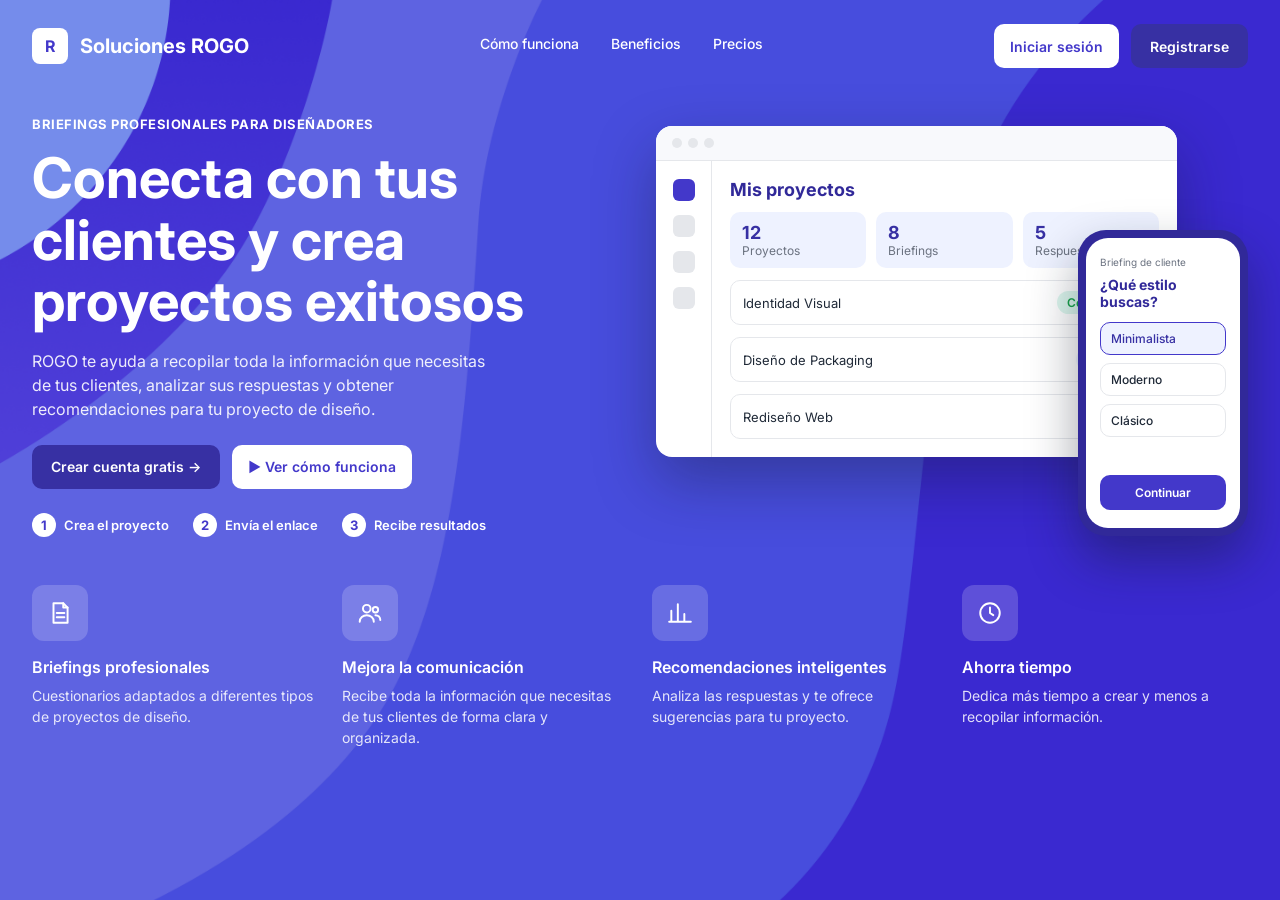
<file: frontend/index.html>
<!DOCTYPE html>
<html lang="es">
<head>
<meta charset="UTF-8">
<meta name="viewport" content="width=device-width, initial-scale=1.0">
<title>Soluciones ROGO · Briefings profesionales para diseñadores</title>
<link rel="preconnect" href="https://fonts.googleapis.com">
<link href="https://fonts.googleapis.com/css2?family=Inter:wght@400;500;600;700&display=swap" rel="stylesheet">
<link rel="stylesheet" href="css/styles.css">
</head>
<body class="landing-page">
<div class="landing">

  <header class="landing-nav">
    <a class="brand" href="index.html">
      <span class="brand-logo">R</span>
      <span class="brand-name">Soluciones ROGO</span>
    </a>
    <nav class="landing-links" aria-label="Principal">
      <a href="#como-funciona">Cómo funciona</a>
      <a href="#beneficios">Beneficios</a>
      <a href="registro.html">Precios</a>
    </nav>
    <div class="landing-actions">
      <a class="btn-light" href="login.html">Iniciar sesión</a>
      <a class="btn-dark" href="registro.html">Registrarse</a>
    </div>
  </header>

  <main>
    <section class="hero" id="como-funciona">
      <div class="hero-copy">
        <p class="eyebrow">Briefings profesionales para diseñadores</p>
        <h1>Conecta con tus clientes y crea proyectos exitosos</h1>
        <p class="hero-text">ROGO te ayuda a recopilar toda la información que necesitas de tus clientes, analizar sus respuestas y obtener recomendaciones para tu proyecto de diseño.</p>
        <div class="hero-actions">
          <a class="btn-dark" href="registro.html">Crear cuenta gratis →</a>
          <a class="btn-light" href="#beneficios">▶ Ver cómo funciona</a>
        </div>
        <ol class="hero-steps">
          <li><span>1</span> Crea el proyecto</li>
          <li><span>2</span> Envía el enlace</li>
          <li><span>3</span> Recibe resultados</li>
        </ol>
      </div>
      <div class="hero-visual" aria-hidden="true">
        <!-- Maqueta dibujada en HTML/CSS. Si se exporta la imagen del Figma, se puede sustituir este bloque por un <img> -->
        <div class="mock-window">
          <div class="mock-bar"><span></span><span></span><span></span></div>
          <div class="mock-body">
            <aside class="mock-side"><i class="on"></i><i></i><i></i><i></i></aside>
            <div class="mock-main">
              <strong>Mis proyectos</strong>
              <div class="mock-stats">
                <div><b>12</b><small>Proyectos</small></div>
                <div><b>8</b><small>Briefings</small></div>
                <div><b>5</b><small>Respuestas</small></div>
              </div>
              <div class="mock-row"><span>Identidad Visual</span><span class="badge badge-completado">Completado</span></div>
              <div class="mock-row"><span>Diseño de Packaging</span><span class="badge badge-enviado">En curso</span></div>
              <div class="mock-row"><span>Rediseño Web</span><span class="badge badge-enviado">Enviado</span></div>
            </div>
          </div>
        </div>
        <div class="mock-phone">
          <div class="mock-screen">
            <small>Briefing de cliente</small>
            <strong>¿Qué estilo buscas?</strong>
            <span class="chip on">Minimalista</span>
            <span class="chip">Moderno</span>
            <span class="chip">Clásico</span>
            <div class="mock-btn">Continuar</div>
          </div>
        </div>
      </div>
    </section>

    <ul class="features" id="beneficios">
      <li class="feature">
        <span class="feature-icon" aria-hidden="true">
          <svg width="26" height="26" viewBox="0 0 24 24" fill="none" stroke="currentColor" stroke-width="1.8" stroke-linecap="round" stroke-linejoin="round"><path d="M6 3h9l4 4v14H6z"/><path d="M15 3v4h4M9 12h7M9 16h7"/></svg>
        </span>
        <h3>Briefings profesionales</h3>
        <p>Cuestionarios adaptados a diferentes tipos de proyectos de diseño.</p>
      </li>
      <li class="feature">
        <span class="feature-icon" aria-hidden="true">
          <svg width="26" height="26" viewBox="0 0 24 24" fill="none" stroke="currentColor" stroke-width="1.8" stroke-linecap="round" stroke-linejoin="round"><circle cx="9" cy="8" r="3.5"/><path d="M2.5 20c0-3.6 3-6 6.5-6s6.5 2.4 6.5 6"/><circle cx="17" cy="9" r="2.5"/><path d="M17 14c2.6 0 4.5 1.8 4.5 4.5"/></svg>
        </span>
        <h3>Mejora la comunicación</h3>
        <p>Recibe toda la información que necesitas de tus clientes de forma clara y organizada.</p>
      </li>
      <li class="feature">
        <span class="feature-icon" aria-hidden="true">
          <svg width="26" height="26" viewBox="0 0 24 24" fill="none" stroke="currentColor" stroke-width="1.8" stroke-linecap="round" stroke-linejoin="round"><path d="M4 20V10M10 20V4M16 20v-7M22 20H2"/></svg>
        </span>
        <h3>Recomendaciones inteligentes</h3>
        <p>Analiza las respuestas y te ofrece sugerencias para tu proyecto.</p>
      </li>
      <li class="feature">
        <span class="feature-icon" aria-hidden="true">
          <svg width="26" height="26" viewBox="0 0 24 24" fill="none" stroke="currentColor" stroke-width="1.8" stroke-linecap="round" stroke-linejoin="round"><circle cx="12" cy="12" r="9"/><path d="M12 7v5l3 2"/></svg>
        </span>
        <h3>Ahorra tiempo</h3>
        <p>Dedica más tiempo a crear y menos a recopilar información.</p>
      </li>
    </ul>
  </main>

</div>
</body>
</html>
</file>
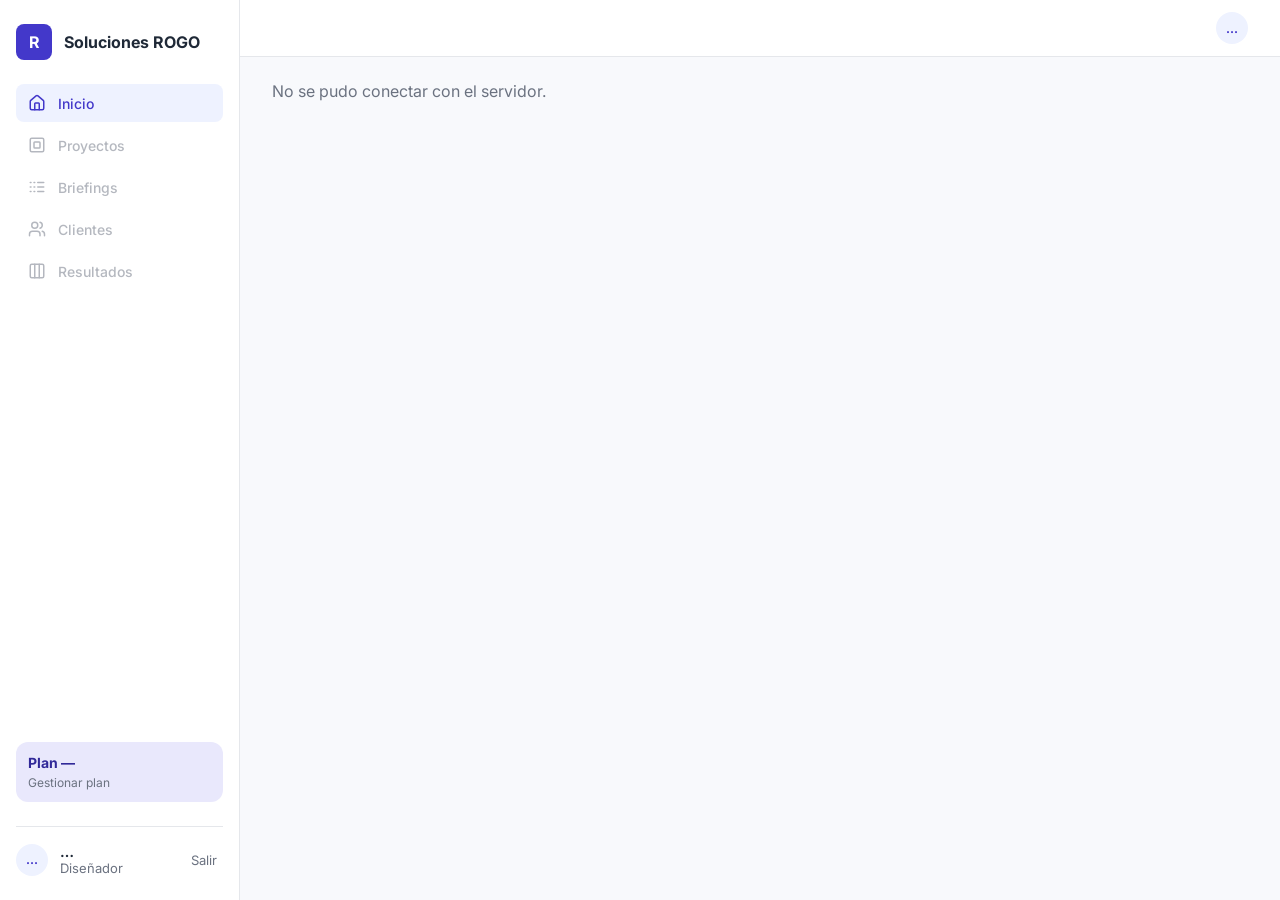
<file: frontend/dashboard.html>
<!DOCTYPE html>
<html lang="es">
<head>
    <meta charset="UTF-8">
    <meta name="viewport" content="width=device-width, initial-scale=1.0">
    <title>ROGO · Panel principal</title>
    <link rel="preconnect" href="https://fonts.googleapis.com">
    <link href="https://fonts.googleapis.com/css2?family=Inter:wght@400;500;600;700&display=swap" rel="stylesheet">
    <link rel="stylesheet" href="css/styles.css">
</head>
<body class="dashboard-page">

    <!-- Menú lateral (común a las dos versiones del panel) -->
    <aside class="sidebar">
        <div class="brand">
            <span class="brand-logo">R</span>
            <span class="brand-name">Soluciones ROGO</span>
        </div>

        <nav aria-label="Navegación principal">
            <a href="dashboard.html" class="nav-link active" aria-current="page"><span class="icon" style="--icon:url('../img/icons/inicio.svg')"></span>Inicio</a>
            <a href="#" class="nav-link disabled" aria-disabled="true"><span class="icon" style="--icon:url('../img/icons/proyectos.svg')"></span>Proyectos</a>
            <a href="#" class="nav-link disabled" aria-disabled="true"><span class="icon" style="--icon:url('../img/icons/briefings.svg')"></span>Briefings</a>
            <a href="#" class="nav-link disabled" aria-disabled="true"><span class="icon" style="--icon:url('../img/icons/clientes.svg')"></span>Clientes</a>
            <a href="#" class="nav-link disabled" aria-disabled="true"><span class="icon" style="--icon:url('../img/icons/resultados.svg')"></span>Resultados</a>
        </nav>

        <div class="plan-card">
            <strong>Plan <span id="user-plan">—</span></strong>
            <span class="plan-link">Gestionar plan</span>
        </div>

        <div class="user-box">
            <span class="avatar" id="user-initials">…</span>
            <div class="user-box-text">
                <strong id="user-name-side">…</strong>
                <span class="muted" id="user-email">Diseñador</span>
            </div>
            <button id="logout" class="logout-btn" title="Cerrar sesión" aria-label="Cerrar sesión">Salir</button>
        </div>
    </aside>

    <div class="dash-main">
        <header class="topbar">
            <span class="muted" id="user-name-top"></span>
            <span class="avatar" id="user-initials-top">…</span>
        </header>

        <main class="content">

            <!-- Pantalla 03A: primer acceso, sin proyectos -->
            <section id="view-empty" hidden>
                <h1>Te damos la bienvenida, <span class="js-name">…</span></h1>
                <p class="muted dash-sub">Empieza creando tu primer proyecto. Te guiamos paso a paso.</p>

                <div class="hero-card">
                    <h2>Crea tu primer proyecto</h2>
                    <p>En menos de 2 minutos tendrás un briefing listo para enviar a tu cliente.</p>
                    <button class="btn-light" disabled title="Próximamente"><span class="icon" style="--icon:url('../img/icons/mas.svg')"></span>Nuevo proyecto</button>
                    <ol class="hero-card-steps">
                        <li><span class="step-num">1</span><div><strong>Crea el proyecto</strong><span>Nombre, tipo y datos de tu cliente</span></div></li>
                        <li><span class="step-num">2</span><div><strong>Envía el enlace</strong><span>Tu cliente responde el briefing</span></div></li>
                        <li><span class="step-num">3</span><div><strong>Recibe recomendaciones</strong><span>Colores, tipografía y estilo visual</span></div></li>
                    </ol>
                </div>

                <h2 class="dash-section">¿Necesitas ayuda?</h2>
                <div class="help-grid">
                    <a class="help-card" href="#"><span class="help-icon"><span class="icon" style="--icon:url('../img/icons/flecha-derecha.svg')"></span></span><div><strong>Cómo funciona ROGO</strong><span>Mira una demo de 1 minuto.</span><em>Ver cómo funciona →</em></div></a>
                    <a class="help-card" href="#"><span class="help-icon"><span class="icon" style="--icon:url('../img/icons/resultados.svg')"></span></span><div><strong>Ejemplo de resultados</strong><span>Así se ven las recomendaciones.</span><em>Ver un ejemplo →</em></div></a>
                    <a class="help-card" href="#"><span class="help-icon"><span class="icon" style="--icon:url('../img/icons/ayuda.svg')"></span></span><div><strong>Centro de ayuda</strong><span>Resuelve tus dudas.</span><em>Ir al centro de ayuda →</em></div></a>
                </div>
            </section>

            <!-- Pantalla 03: panel con proyectos -->
            <section id="view-projects" hidden>
                <div class="dash-head">
                    <div>
                        <h1>Buenos días, <span class="js-name">…</span></h1>
                        <p class="muted dash-sub">Aquí tienes un resumen de la actividad de tus proyectos.</p>
                    </div>
                    <button class="btn-primary" disabled title="Próximamente">+ Nuevo proyecto</button>
                </div>

                <div class="notice" id="notice" hidden>
                    <span class="notice-icon"><span class="icon" style="--icon:url('../img/icons/check.svg')"></span></span>
                    <div><strong id="notice-title"></strong><span>Ya puedes revisar las recomendaciones de diseño.</span></div>
                    <button class="btn-outline" disabled title="Próximamente">Ver resultados</button>
                </div>

                <div class="stat-grid">
                    <article class="stat stat-blue"><span class="stat-icon"><span class="icon" style="--icon:url('../img/icons/proyectos.svg')"></span></span><strong id="stat-activos">0</strong><div><span>Proyectos activos</span><em>Ver proyectos →</em></div></article>
                    <article class="stat stat-purple"><span class="stat-icon"><span class="icon" style="--icon:url('../img/icons/briefings.svg')"></span></span><strong id="stat-pendientes">0</strong><div><span>Briefings pendientes</span><em>Ver briefings →</em></div></article>
                    <article class="stat stat-green"><span class="stat-icon"><span class="icon" style="--icon:url('../img/icons/check.svg')"></span></span><strong id="stat-listos">0</strong><div><span>Resultados listos</span><em>Ver resultados →</em></div></article>
                    <article class="stat stat-orange"><span class="stat-icon"><span class="icon" style="--icon:url('../img/icons/clientes.svg')"></span></span><strong id="stat-clientes">0</strong><div><span>Clientes</span><em>Ver clientes →</em></div></article>
                </div>

                <div class="dash-columns">
                    <section class="panel">
                        <div class="panel-head"><h2>Actividad reciente</h2><a href="#" class="link">Ver todo</a></div>
                        <ul class="activity" id="activity"></ul>
                    </section>
                    <section class="panel">
                        <div class="panel-head"><h2>Mis proyectos recientes</h2><a href="#" class="link">Ver todos</a></div>
                        <ul class="recent" id="recent"></ul>
                    </section>
                </div>

                <h2 class="dash-section">Acciones rápidas</h2>
                <div class="quick-grid">
                    <a class="quick quick-main" href="#"><span class="icon" style="--icon:url('../img/icons/mas.svg')"></span><div><strong>Nuevo proyecto</strong><span>Crea un briefing para un cliente.</span><em>Empezar →</em></div></a>
                    <a class="quick" href="#"><span class="icon" style="--icon:url('../img/icons/proyectos.svg')"></span><div><strong>Ver proyectos</strong><span>Gestiona el estado de cada uno</span><em>Ir a proyectos →</em></div></a>
                    <a class="quick" href="#"><span class="icon" style="--icon:url('../img/icons/briefings.svg')"></span><div><strong>Ver briefings</strong><span>Revisa envíos y respuestas.</span><em>Ir a briefings →</em></div></a>
                </div>
            </section>

            <p class="muted" id="dash-error" hidden></p>
        </main>
    </div>

    <script src="js/dashboard.js"></script>
</body>
</html>
</file>
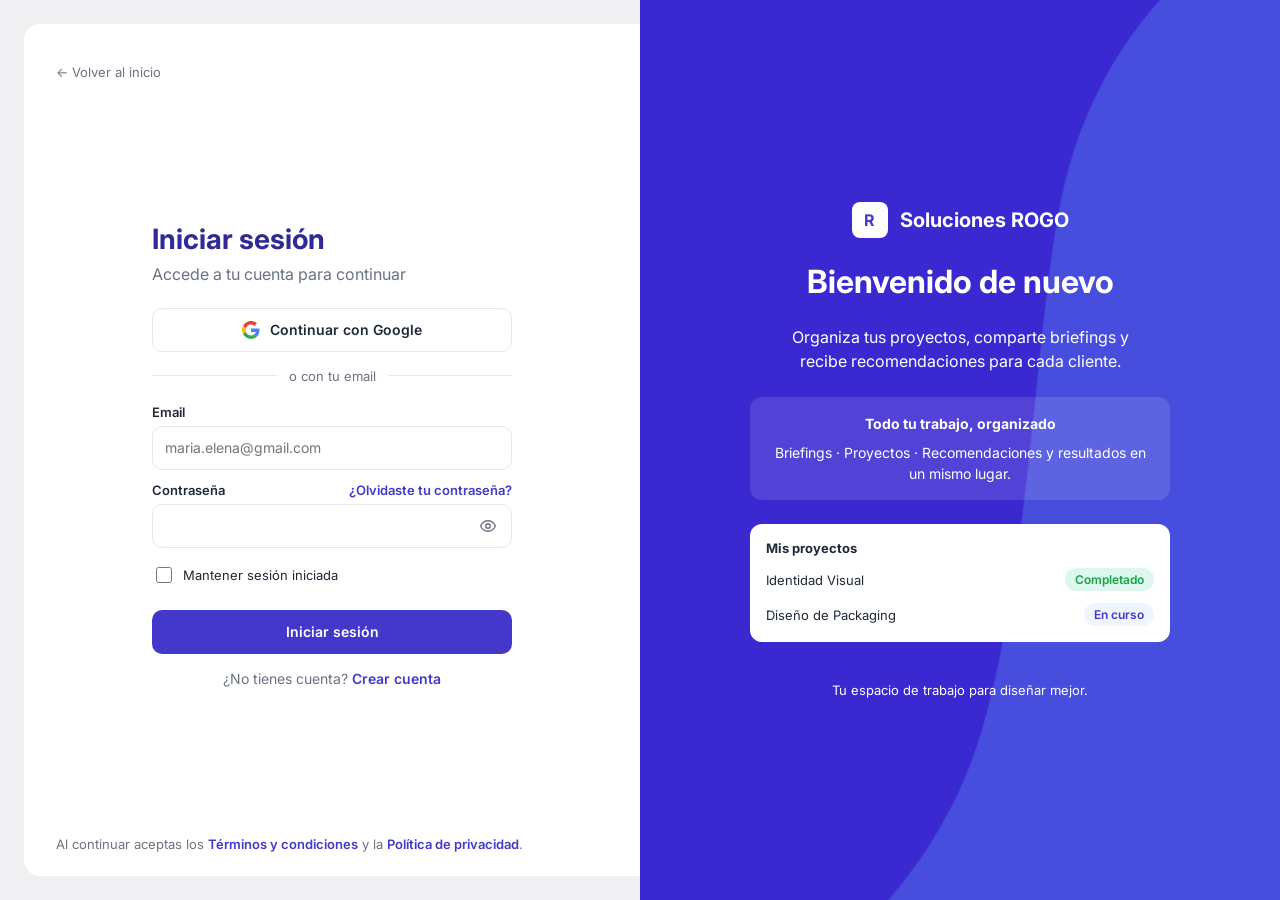
<file: frontend/login.html>
<!DOCTYPE html>
<html lang="es">
<head>
<meta charset="UTF-8">
<meta name="viewport" content="width=device-width, initial-scale=1.0">
<title>ROGO · Iniciar sesión</title>
<link rel="preconnect" href="https://fonts.googleapis.com">
<link href="https://fonts.googleapis.com/css2?family=Inter:wght@400;500;600;700&display=swap" rel="stylesheet">
<link rel="stylesheet" href="css/styles.css">
</head>
<body class="auth-page">
<div class="login-layout">

  <section class="login-side">
    <main class="login-card">
      <a class="back-link" href="index.html">← Volver al inicio</a>

      <div class="auth-form-wrap">
        <h1>Iniciar sesión</h1>
        <p class="muted">Accede a tu cuenta para continuar</p>

        <form id="form-login" class="auth-form" novalidate>
          <div class="alert" role="alert" hidden></div>

          <button type="button" class="btn-secondary btn-google" data-google>
            <svg width="18" height="18" viewBox="0 0 48 48" aria-hidden="true"><path fill="#EA4335" d="M24 9.5c3.5 0 6.6 1.2 9.1 3.6l6.8-6.8C35.8 2.4 30.3 0 24 0 14.6 0 6.5 5.4 2.6 13.2l7.9 6.2C12.4 13.6 17.7 9.5 24 9.5z"/><path fill="#4285F4" d="M46.5 24.5c0-1.6-.1-3.1-.4-4.5H24v9h12.7c-.6 3-2.3 5.5-4.8 7.2l7.6 5.9c4.4-4.1 7-10.1 7-17.6z"/><path fill="#FBBC05" d="M10.5 28.6A14.5 14.5 0 0 1 9.5 24c0-1.6.3-3.1.8-4.6l-7.9-6.2A24 24 0 0 0 0 24c0 3.9.9 7.5 2.6 10.8l7.9-6.2z"/><path fill="#34A853" d="M24 48c6.5 0 11.9-2.1 15.9-5.8l-7.6-5.9c-2.1 1.4-4.9 2.3-8.3 2.3-6.3 0-11.6-4.1-13.5-9.9l-7.9 6.2C6.5 42.6 14.6 48 24 48z"/></svg>
            Continuar con Google
          </button>

          <div class="divider">o con tu email</div>

          <div class="field">
            <label for="login-email">Email</label>
            <input type="email" id="login-email" name="email" placeholder="maria.elena@gmail.com" autocomplete="email" aria-describedby="login-email-error" required>
            <p class="field-error" id="login-email-error" hidden></p>
          </div>

          <div class="field">
            <div class="label-row">
              <label for="login-password">Contraseña</label>
              <a class="link" href="#">¿Olvidaste tu contraseña?</a>
            </div>
            <div class="password-wrap">
              <input type="password" id="login-password" name="contrasena" autocomplete="current-password" aria-describedby="login-password-error" required>
              <button type="button" class="toggle-password" aria-label="Mostrar contraseña">
                <svg width="18" height="18" viewBox="0 0 24 24" fill="none" stroke="currentColor" stroke-width="1.8" stroke-linecap="round" stroke-linejoin="round"><path d="M2 12s3.6-7 10-7 10 7 10 7-3.6 7-10 7S2 12 2 12z"/><circle cx="12" cy="12" r="3"/></svg>
              </button>
            </div>
            <p class="field-error" id="login-password-error" hidden></p>
          </div>

          <label class="check">
            <input type="checkbox" name="recordar"> Mantener sesión iniciada
          </label>

          <button type="submit" class="btn-primary btn-block">Iniciar sesión</button>
        </form>

        <p class="switch-auth">¿No tienes cuenta? <a class="link" href="registro.html">Crear cuenta</a></p>
      </div>

      <p class="legal">Al continuar aceptas los <a class="link" href="#">Términos y condiciones</a> y la <a class="link" href="#">Política de privacidad</a>.</p>
    </main>
  </section>

  <aside class="login-promo">
    <div class="brand"><span class="brand-logo">R</span><span class="brand-name">Soluciones ROGO</span></div>
    <h2>Bienvenido de nuevo</h2>
    <p class="promo-text">Organiza tus proyectos, comparte briefings y recibe recomendaciones para cada cliente.</p>

    <div class="promo-note">
      <strong>Todo tu trabajo, organizado</strong>
      <span>Briefings · Proyectos · Recomendaciones y resultados en un mismo lugar.</span>
    </div>

    <div class="promo-preview" aria-hidden="true">
      <strong>Mis proyectos</strong>
      <div class="promo-row"><span>Identidad Visual</span><span class="badge badge-completado">Completado</span></div>
      <div class="promo-row"><span>Diseño de Packaging</span><span class="badge badge-enviado">En curso</span></div>
    </div>

    <p class="promo-footer">Tu espacio de trabajo para diseñar mejor.</p>
  </aside>

</div>

<script src="js/auth.js"></script>
</body>
</html>
</file>
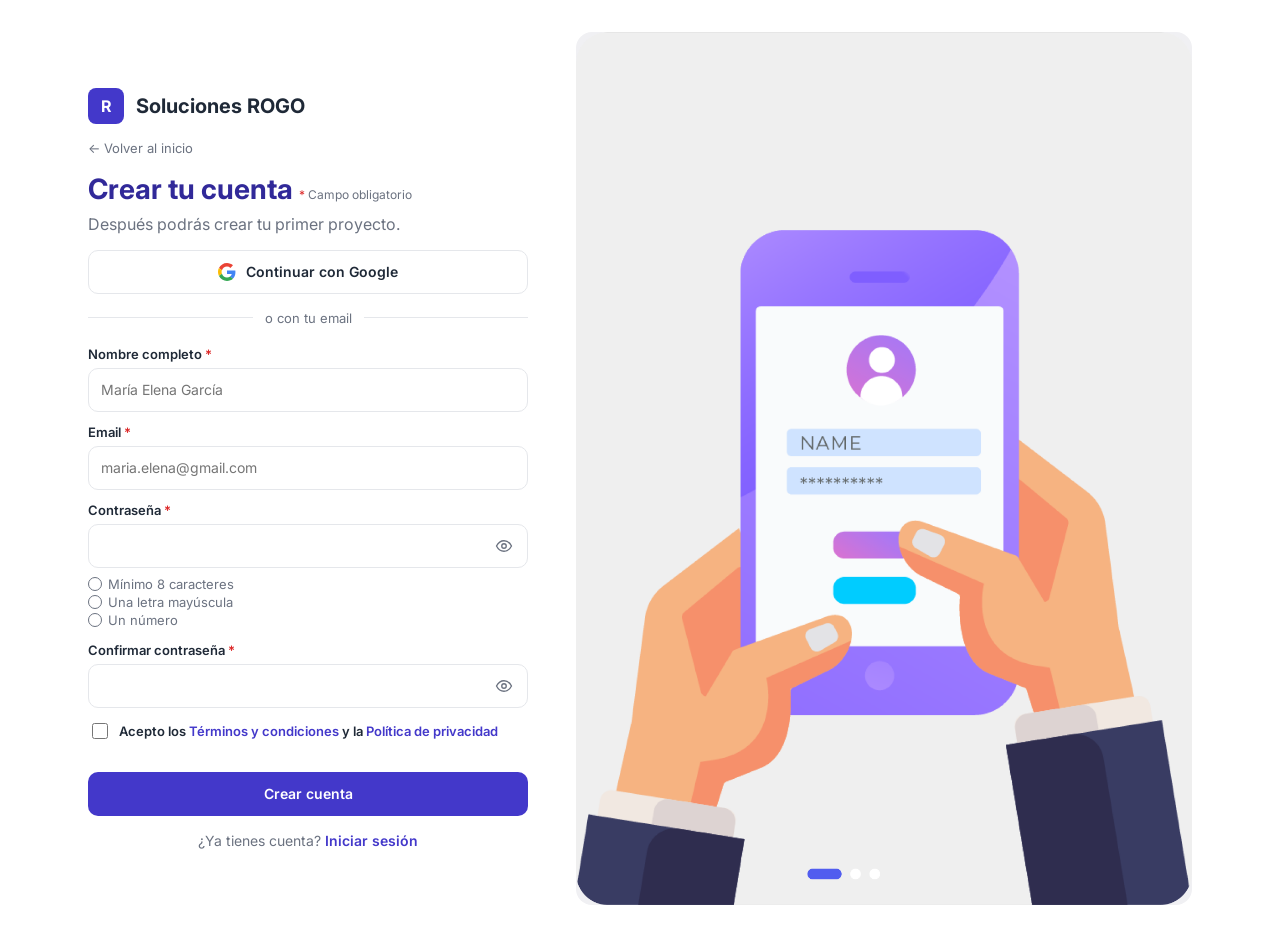
<file: frontend/registro.html>
<!DOCTYPE html>
<html lang="es">
<head>
<meta charset="UTF-8">
<meta name="viewport" content="width=device-width, initial-scale=1.0">
<title>ROGO · Crear cuenta</title>
<link rel="preconnect" href="https://fonts.googleapis.com">
<link href="https://fonts.googleapis.com/css2?family=Inter:wght@400;500;600;700&display=swap" rel="stylesheet">
<link rel="stylesheet" href="css/styles.css">
</head>
<body class="auth-page">
<div class="register-layout">

  <main class="register-card">
    <div class="brand"><span class="brand-logo">R</span><span class="brand-name">Soluciones ROGO</span></div>
    <a class="back-link" href="index.html">← Volver al inicio</a>

    <h1>Crear tu cuenta <small class="required-note"><span class="required">*</span> Campo obligatorio</small></h1>
    <p class="muted">Después podrás crear tu primer proyecto.</p>

    <form id="form-register" class="auth-form" novalidate>
      <div class="alert" role="alert" hidden></div>

      <button type="button" class="btn-secondary btn-google" data-google>
        <svg width="18" height="18" viewBox="0 0 48 48" aria-hidden="true"><path fill="#EA4335" d="M24 9.5c3.5 0 6.6 1.2 9.1 3.6l6.8-6.8C35.8 2.4 30.3 0 24 0 14.6 0 6.5 5.4 2.6 13.2l7.9 6.2C12.4 13.6 17.7 9.5 24 9.5z"/><path fill="#4285F4" d="M46.5 24.5c0-1.6-.1-3.1-.4-4.5H24v9h12.7c-.6 3-2.3 5.5-4.8 7.2l7.6 5.9c4.4-4.1 7-10.1 7-17.6z"/><path fill="#FBBC05" d="M10.5 28.6A14.5 14.5 0 0 1 9.5 24c0-1.6.3-3.1.8-4.6l-7.9-6.2A24 24 0 0 0 0 24c0 3.9.9 7.5 2.6 10.8l7.9-6.2z"/><path fill="#34A853" d="M24 48c6.5 0 11.9-2.1 15.9-5.8l-7.6-5.9c-2.1 1.4-4.9 2.3-8.3 2.3-6.3 0-11.6-4.1-13.5-9.9l-7.9 6.2C6.5 42.6 14.6 48 24 48z"/></svg>
        Continuar con Google
      </button>

      <div class="divider">o con tu email</div>

      <div class="field">
        <label for="register-name">Nombre completo <span class="required">*</span></label>
        <input type="text" id="register-name" name="nombre" placeholder="María Elena García" autocomplete="name" aria-describedby="register-name-error" required>
        <p class="field-error" id="register-name-error" hidden></p>
      </div>

      <div class="field">
        <label for="register-email">Email <span class="required">*</span></label>
        <input type="email" id="register-email" name="email" placeholder="maria.elena@gmail.com" autocomplete="email" aria-describedby="register-email-error" required>
        <p class="field-error" id="register-email-error" hidden></p>
      </div>

      <div class="field">
        <label for="register-password">Contraseña <span class="required">*</span></label>
        <div class="password-wrap">
          <input type="password" id="register-password" name="contrasena" autocomplete="new-password" aria-describedby="register-password-error" required>
          <button type="button" class="toggle-password" aria-label="Mostrar contraseña">
            <svg width="18" height="18" viewBox="0 0 24 24" fill="none" stroke="currentColor" stroke-width="1.8" stroke-linecap="round" stroke-linejoin="round"><path d="M2 12s3.6-7 10-7 10 7 10 7-3.6 7-10 7S2 12 2 12z"/><circle cx="12" cy="12" r="3"/></svg>
          </button>
        </div>
        <ul class="password-rules" id="password-rules">
          <li data-rule="length">Mínimo 8 caracteres</li>
          <li data-rule="upper">Una letra mayúscula</li>
          <li data-rule="number">Un número</li>
        </ul>
        <p class="field-error" id="register-password-error" hidden></p>
      </div>

      <div class="field">
        <label for="register-password2">Confirmar contraseña <span class="required">*</span></label>
        <div class="password-wrap">
          <input type="password" id="register-password2" autocomplete="new-password" aria-describedby="register-password2-error" required>
          <button type="button" class="toggle-password" aria-label="Mostrar contraseña">
            <svg width="18" height="18" viewBox="0 0 24 24" fill="none" stroke="currentColor" stroke-width="1.8" stroke-linecap="round" stroke-linejoin="round"><path d="M2 12s3.6-7 10-7 10 7 10 7-3.6 7-10 7S2 12 2 12z"/><circle cx="12" cy="12" r="3"/></svg>
          </button>
        </div>
        <p class="field-error" id="register-password2-error" hidden></p>
      </div>

      <div class="field">
        <label class="check">
          <input type="checkbox" id="register-terms" aria-describedby="register-terms-error" required>
          <span>Acepto los <a class="link" href="#">Términos y condiciones</a> y la <a class="link" href="#">Política de privacidad</a></span>
        </label>
        <p class="field-error" id="register-terms-error" hidden></p>
      </div>

      <button type="submit" class="btn-primary btn-block">Crear cuenta</button>
    </form>

    <p class="switch-auth">¿Ya tienes cuenta? <a class="link" href="login.html">Iniciar sesión</a></p>
  </main>

  <aside class="register-art" aria-hidden="true">
    <img src="img/fondo-registro.png" alt="">
  </aside>

</div>

<script src="js/auth.js"></script>
</body>
</html>
</file>
<file: frontend/css/styles.css>
/* Estilos generales de ROGO (colores y tipografía del prototipo de Figma).
   Todos los valores están en las variables de :root; ver docs/guia-estilos.md */
:root {
    /* ----- Colores principales ----- */
    --primary: #4338CA;          /* Botones, enlaces y elementos activos */
    --primary-dark: #3730A3;     /* Hover de los botones principales */
    --primary-light: #EEF2FF;    /* Fondo del menú activo y de los avatares */
    --primary-soft: #E9E8FC;     /* Avisos destacados y tarjeta del plan */
    --accent: #6366F1;           /* Detalles sobre fondo morado */
    --on-primary: #FFFFFF;       /* Texto sobre fondo morado */

    /* ----- Fondos y texto ----- */
    --bg: #F8F9FC;               /* Fondo general de la aplicación */
    --surface: #FFFFFF;          /* Tarjetas, menú lateral y formularios */
    --heading: #312999;          /* Título principal de cada pantalla */
    --text: #1F2937;             /* Texto normal */
    --muted: #6B7280;            /* Texto secundario y descripciones */
    --border: #E5E7EB;           /* Bordes y separadores */
    --panel-gray: #F0F0F3;       /* Fondo gris de las pantallas de acceso */

    /* ----- Estados ----- */
    --success: #16A34A;
    --success-light: #DDF7EE;
    --error: #DC2626;
    --error-light: #FEF2F2;
    --error-border: #FECACA;
    --warning: #EA580C;
    --warning-light: #FFF7ED;
    --info-light: #EFF6FF;
    --purple: #7E22CE;
    --purple-light: #F3E8FF;

    /* ----- Fondos de las tarjetas de resumen del panel ----- */
    --card-blue: #EFF6FF;
    --card-purple: #F5F3FF;
    --card-green: #ECFDF5;
    --card-orange: #FFF7ED;

    /* ----- Tipografía ----- */
    --font: 'Inter', system-ui, sans-serif;
    --fs-h1: 1.75rem;            /* 28px - título de la pantalla */
    --fs-stat: 1.875rem;         /* 30px - números de las tarjetas de resumen */
    --fs-h2: 1.125rem;           /* 18px - título de tarjeta o sección */
    --fs-h3: 0.9375rem;          /* 15px - título de un elemento de lista */
    --fs-body: 1rem;             /* 16px - texto normal */
    --fs-small: 0.875rem;        /* 14px - botones, campos y menú */
    --fs-caption: 0.8125rem;     /* 13px - fechas y datos secundarios */
    --fs-badge: 0.75rem;         /* 12px - etiquetas de estado */
    --fw-regular: 400;
    --fw-medium: 500;
    --fw-semibold: 600;
    --fw-bold: 700;

    /* ----- Espaciados ----- */
    --space-1: 4px;
    --space-2: 8px;
    --space-3: 12px;
    --space-4: 16px;
    --space-5: 24px;
    --space-6: 32px;
    --space-7: 48px;

    /* ----- Bordes ----- */
    --radius-sm: 8px;            /* Menú lateral, pestañas y logo */
    --radius: 10px;              /* Botones y campos */
    --radius-md: 12px;           /* Tarjetas */
    --radius-lg: 16px;           /* Tarjeta de acceso y ventanas */
    --radius-full: 999px;        /* Etiquetas de estado y avatares */

    /* ----- Sombras ----- */
    --shadow-sm: 0 1px 3px rgba(17, 24, 39, 0.1);
    --shadow-md: 0 10px 30px rgba(17, 24, 39, 0.06);

    /* ----- Medidas fijas ----- */
    --sidebar-width: 240px;
    --control-height: 44px;      /* Altura de botones y campos */
}

* {
    box-sizing: border-box;
}

[hidden] {
    display: none !important;
}

body {
    margin: 0;
    font-family: var(--font);
    font-size: var(--fs-body);
    background: var(--bg);
    color: var(--text);
}

h1, h2, h3 {
    margin: 0 0 var(--space-2);
}

h1 {
    font-size: var(--fs-h1);
    font-weight: var(--fw-bold);
    color: var(--heading);
}

h2 {
    font-size: var(--fs-h2);
    font-weight: var(--fw-semibold);
}

h3 {
    font-size: var(--fs-h3);
    font-weight: var(--fw-semibold);
}

.muted {
    color: var(--muted);
    margin: 0;
}

/* ---------- Marca ---------- */
.brand {
    display: flex;
    align-items: center;
    gap: var(--space-3);
}

.brand-logo {
    display: grid;
    place-items: center;
    width: 36px;
    height: 36px;
    border-radius: var(--radius-sm);
    background: var(--primary);
    color: var(--on-primary);
    font-weight: var(--fw-bold);
}

.brand-name {
    font-weight: var(--fw-bold);
    font-size: 1.25rem;
}

/* ---------- Botones ---------- */
.btn-primary, .btn-secondary {
    font: inherit;
    font-size: var(--fs-small);
    font-weight: var(--fw-semibold);
    min-height: var(--control-height);
    border-radius: var(--radius);
    padding: var(--space-3) 18px;
    cursor: pointer;
    border: 1px solid transparent;
}

.btn-primary {
    background: var(--primary);
    color: var(--on-primary);
}

.btn-primary:hover:not(:disabled) {
    background: var(--primary-dark);
}

.btn-primary:disabled {
    opacity: 0.6;
    cursor: not-allowed;
}

.btn-secondary {
    background: transparent;
    color: var(--muted);
    border-color: var(--border);
}

.btn-secondary:hover {
    color: var(--text);
}

/* ---------- Botones como enlaces y variantes (landing y acceso) ---------- */
.btn-primary, .btn-secondary, .btn-light, .btn-dark {
    display: inline-flex;
    align-items: center;
    justify-content: center;
    gap: var(--space-2);
    text-decoration: none;
}

.btn-light, .btn-dark {
    font: inherit;
    font-size: var(--fs-small);
    font-weight: var(--fw-semibold);
    min-height: var(--control-height);
    border-radius: var(--radius);
    padding: var(--space-3) 18px;
    cursor: pointer;
    border: 1px solid transparent;
}

.btn-light:hover {
    background: var(--primary-light);
}

.btn-dark {
    background: var(--primary-dark);
    color: var(--on-primary);
}

.btn-dark:hover {
    background: var(--heading);
}

.btn-block {
    width: 100%;
}

.btn-secondary.btn-google {
    width: 100%;
    background: var(--surface);
    color: var(--text);
    gap: 10px;
}

.btn-secondary.btn-google:hover {
    background: var(--bg);
}

/* ---------- Landing (pantalla 00) ---------- */
.landing-nav {
    display: flex;
    align-items: center;
    justify-content: space-between;
    gap: var(--space-5);
}

.landing-nav .brand {
    color: var(--on-primary);
    text-decoration: none;
}

.landing-page .brand-logo {
    background: var(--surface);
    color: var(--primary);
}

.landing-links {
    display: flex;
    gap: var(--space-6);
}

.landing-links a {
    color: var(--on-primary);
    text-decoration: none;
    font-size: var(--fs-small);
    font-weight: var(--fw-medium);
    padding-bottom: var(--space-1);
    border-bottom: 2px solid transparent;
}

.landing-links a:hover {
    border-bottom-color: var(--on-primary);
}

.landing-actions {
    display: flex;
    gap: var(--space-3);
}

.hero {
    display: grid;
    grid-template-columns: 1fr 1fr;
    align-items: center;
    gap: var(--space-6);
    padding: var(--space-7) 0;
}

.eyebrow {
    margin: 0 0 var(--space-4);
    font-size: var(--fs-caption);
    font-weight: var(--fw-bold);
    letter-spacing: 0.04em;
    text-transform: uppercase;
}

.hero h1 {
    color: var(--on-primary);
    font-size: clamp(2rem, 4.5vw, 3.5rem);
    line-height: 1.1;
    margin-bottom: var(--space-4);
}

.hero-text {
    max-width: 460px;
    margin: 0 0 var(--space-5);
    line-height: 1.5;
    color: rgba(255, 255, 255, 0.9);
}

.hero-actions {
    display: flex;
    flex-wrap: wrap;
    gap: var(--space-3);
    margin-bottom: var(--space-5);
}

.hero-steps {
    display: flex;
    flex-wrap: wrap;
    gap: var(--space-5);
    margin: 0;
    padding: 0;
    list-style: none;
    font-size: var(--fs-caption);
    font-weight: var(--fw-semibold);
}

.hero-steps li {
    display: flex;
    align-items: center;
    gap: var(--space-2);
}

.hero-steps span {
    display: grid;
    place-items: center;
    width: 24px;
    height: 24px;
    border-radius: var(--radius-full);
    background: var(--surface);
    color: var(--primary);
    font-weight: var(--fw-bold);
}

.features {
    display: grid;
    grid-template-columns: repeat(4, 1fr);
    gap: var(--space-5);
    margin: 0;
    padding: 0;
    list-style: none;
}

.feature-icon {
    display: grid;
    place-items: center;
    width: 56px;
    height: 56px;
    margin-bottom: var(--space-4);
    border-radius: var(--radius-md);
    background: rgba(255, 255, 255, 0.18);
}

.feature h3 {
    color: var(--on-primary);
    font-size: var(--fs-body);
}

.feature p {
    margin: 0;
    font-size: var(--fs-small);
    line-height: 1.5;
    color: rgba(255, 255, 255, 0.85);
}

/* ---------- Formularios de acceso (pantallas 01 y 02) ---------- */
.auth-page {
    min-height: 100vh;
    background: var(--surface);
}

.back-link {
    display: inline-block;
    margin: var(--space-4) 0;
    color: var(--muted);
    font-size: var(--fs-caption);
    text-decoration: none;
}

.back-link:hover {
    color: var(--text);
}

.required, .required-note .required {
    color: var(--error);
}

.required-note {
    font-size: var(--fs-badge);
    font-weight: var(--fw-regular);
    color: var(--muted);
}

.auth-form {
    display: flex;
    flex-direction: column;
    margin-top: var(--space-5);
}

.field {
    display: flex;
    flex-direction: column;
    margin-top: var(--space-3);
}

.field > label, .label-row label {
    font-size: var(--fs-caption);
    font-weight: var(--fw-semibold);
    margin: 0 0 6px;
}

.label-row {
    display: flex;
    justify-content: space-between;
    align-items: baseline;
}

.field input[type="text"], .field input[type="email"], .field input[type="password"] {
    width: 100%;
    font: inherit;
    font-size: var(--fs-small);
    min-height: var(--control-height);
    padding: var(--space-3);
    background: var(--surface);
    border: 1px solid var(--border);
    border-radius: var(--radius);
}

.field input:focus {
    outline: 2px solid var(--primary);
    outline-offset: -1px;
}

.field input.invalid {
    border-color: var(--error);
    background: var(--error-light);
}

.field-error {
    margin: var(--space-1) 0 0;
    color: var(--error);
    font-size: var(--fs-caption);
}

.password-wrap {
    position: relative;
}

.password-wrap input {
    padding-right: 48px;
}

.toggle-password {
    position: absolute;
    top: 50%;
    right: var(--space-2);
    transform: translateY(-50%);
    display: grid;
    place-items: center;
    width: 32px;
    height: 32px;
    border: 0;
    background: transparent;
    color: var(--muted);
    cursor: pointer;
}

.toggle-password:hover {
    color: var(--text);
}

.password-rules {
    margin: var(--space-2) 0 0;
    padding: 0;
    list-style: none;
    font-size: var(--fs-caption);
    color: var(--muted);
}

.password-rules li {
    display: flex;
    align-items: center;
    gap: 6px;
    margin-bottom: 2px;
}

.password-rules li::before {
    content: "";
    flex: none;
    width: 12px;
    height: 12px;
    border: 1px solid var(--muted);
    border-radius: var(--radius-full);
}

.password-rules li.ok {
    color: var(--success);
}

.password-rules li.ok::before {
    background: var(--success);
    border-color: var(--success);
}

.check {
    display: flex;
    align-items: center;
    gap: var(--space-2);
    margin-top: var(--space-4);
    font-size: var(--fs-caption);
    cursor: pointer;
}

.check input {
    width: 16px;
    height: 16px;
    flex: none;
    accent-color: var(--primary);
}

.auth-form .btn-primary {
    margin-top: var(--space-5);
}

.divider {
    display: flex;
    align-items: center;
    gap: var(--space-3);
    margin: var(--space-4) 0 var(--space-2);
    color: var(--muted);
    font-size: var(--fs-caption);
}

.divider::before, .divider::after {
    content: "";
    flex: 1;
    height: 1px;
    background: var(--border);
}

.link {
    color: var(--primary);
    font-size: inherit;
    font-weight: var(--fw-semibold);
    text-decoration: none;
}

.link:hover {
    text-decoration: underline;
}

.label-row .link {
    font-size: var(--fs-caption);
}

.switch-auth {
    margin: var(--space-4) 0 0;
    text-align: center;
    color: var(--muted);
    font-size: var(--fs-small);
}

.legal {
    margin: var(--space-5) 0 0;
    color: var(--muted);
    font-size: var(--fs-caption);
}

.alert {
    background: var(--error-light);
    color: var(--error);
    border: 1px solid var(--error-border);
    border-radius: var(--radius);
    padding: var(--space-3);
    margin-bottom: var(--space-2);
    font-size: var(--fs-small);
}

/* Inicio de sesión: tarjeta + panel morado */
.login-layout {
    display: grid;
    grid-template-columns: 1fr 1fr;
    min-height: 100vh;
}

.login-side {
    display: flex;
    align-items: stretch;
    padding: var(--space-5) 0 var(--space-5) var(--space-5);
    background: var(--panel-gray);
}

.login-card {
    flex: 1;
    display: flex;
    flex-direction: column;
    padding: var(--space-5) var(--space-6);
    background: var(--surface);
    border-radius: var(--radius-lg) 0 0 var(--radius-lg);
}

.auth-form-wrap {
    width: 100%;
    max-width: 360px;
    margin: auto;
}

.login-promo .brand-logo {
    background: var(--surface);
    color: var(--primary);
}

.login-promo h2 {
    margin: 0;
    color: var(--on-primary);
    font-size: 2rem;
    font-weight: var(--fw-bold);
}

.promo-row {
    display: flex;
    justify-content: space-between;
    align-items: center;
    gap: var(--space-2);
}

/* Registro: formulario + ilustración */
.register-layout {
    display: grid;
    grid-template-columns: minmax(320px, 440px) 1fr;
    gap: var(--space-7);
    align-items: center;
    max-width: 1200px;
    min-height: 100vh;
    margin: 0 auto;
    padding: var(--space-6) var(--space-7);
}

.register-card .auth-form {
    margin-top: var(--space-4);
}

/* ---------- Panel ---------- */
.dashboard-page {
    display: grid;
    grid-template-columns: var(--sidebar-width) 1fr;
    min-height: 100vh;
}

.sidebar {
    background: var(--surface);
    border-right: 1px solid var(--border);
    padding: var(--space-5) var(--space-4);
    display: flex;
    flex-direction: column;
    gap: var(--space-5);
}

.sidebar nav {
    display: flex;
    flex-direction: column;
    gap: var(--space-1);
    flex: 1;
}

.nav-link {
    display: flex;
    align-items: center;
    gap: var(--space-3);
    padding: 10px var(--space-3);
    border-radius: var(--radius-sm);
    color: var(--muted);
    text-decoration: none;
    font-size: var(--fs-small);
    font-weight: var(--fw-medium);
}

.nav-link img, .nav-link svg {
    width: 18px;
    height: 18px;
}

.nav-link.active {
    background: var(--primary-light);
    color: var(--primary);
}

.nav-link.disabled {
    opacity: 0.5;
    pointer-events: none;
}

.content {
    padding: var(--space-6);
}

/* ---------- Etiquetas de estado ---------- */
.badge {
    font-size: var(--fs-badge);
    font-weight: var(--fw-semibold);
    padding: var(--space-1) 10px;
    border-radius: var(--radius-full);
    background: var(--bg);
    color: var(--muted);
    white-space: nowrap;
}

.badge-pendiente {
    background: var(--warning-light);
    color: var(--warning);
}

.badge-en_progreso, .badge-enviado {
    background: var(--info-light);
    color: var(--primary);
}

.badge-completado {
    background: var(--success-light);
    color: var(--success);
}

.badge-resultados {
    background: var(--purple-light);
    color: var(--purple);
}

/* ---------- Maquetas dibujadas en CSS (landing) ---------- */
.landing {
    max-width: 1280px;
    margin: 0 auto;
    padding: var(--space-5) var(--space-6) var(--space-7);
    position: relative;
    z-index: 1;
}

.hero-visual {
    position: relative;
    min-height: 400px;
}

.mock-window {
    width: 88%;
    margin-right: auto;
    background: var(--surface);
    color: var(--text);
    border-radius: var(--radius-lg);
    box-shadow: 0 24px 60px rgba(17, 24, 39, 0.35);
    overflow: hidden;
}

.mock-bar {
    display: flex;
    gap: 6px;
    padding: 12px 16px;
    background: var(--bg);
    border-bottom: 1px solid var(--border);
}

.mock-bar span {
    width: 10px;
    height: 10px;
    border-radius: var(--radius-full);
    background: var(--border);
}

.mock-body {
    display: grid;
    grid-template-columns: 56px 1fr;
}

.mock-side {
    display: flex;
    flex-direction: column;
    align-items: center;
    gap: 14px;
    padding: 18px 0;
    border-right: 1px solid var(--border);
}

.mock-side i {
    width: 22px;
    height: 22px;
    border-radius: 6px;
    background: var(--border);
}

.mock-side i.on {
    background: var(--primary);
}

.mock-main {
    display: flex;
    flex-direction: column;
    gap: 12px;
    padding: 18px;
    font-size: var(--fs-caption);
}

.mock-main > strong {
    color: var(--heading);
    font-size: var(--fs-h2);
}

.mock-stats {
    display: grid;
    grid-template-columns: repeat(3, 1fr);
    gap: 10px;
}

.mock-stats div {
    display: flex;
    flex-direction: column;
    padding: 10px 12px;
    border-radius: var(--radius);
    background: var(--primary-light);
}

.mock-stats b {
    color: var(--primary-dark);
    font-size: var(--fs-h2);
}

.mock-stats small {
    color: var(--muted);
    font-size: var(--fs-badge);
}

.mock-row {
    display: flex;
    justify-content: space-between;
    align-items: center;
    gap: 8px;
    padding: 10px 12px;
    border: 1px solid var(--border);
    border-radius: var(--radius);
}

.mock-phone {
    width: 170px;
    padding: 8px;
    border-radius: 28px;
    background: var(--heading);
    box-shadow: 0 24px 50px rgba(17, 24, 39, 0.4);
}

.hero-visual .mock-phone {
    position: absolute;
    right: 0;
    bottom: -10px;
}

.mock-screen {
    display: flex;
    flex-direction: column;
    gap: 8px;
    min-height: 290px;
    padding: 18px 14px;
    border-radius: 22px;
    background: var(--surface);
    color: var(--text);
    font-size: var(--fs-badge);
}

.mock-screen small {
    color: var(--muted);
}

.mock-screen > strong {
    color: var(--heading);
    font-size: var(--fs-small);
    margin-bottom: 4px;
}

.chip {
    padding: 8px 10px;
    border: 1px solid var(--border);
    border-radius: var(--radius);
    font-weight: var(--fw-medium);
}

.chip.on {
    border-color: var(--primary);
    background: var(--primary-light);
    color: var(--primary-dark);
}

.mock-btn {
    margin-top: auto;
    padding: 10px;
    border-radius: var(--radius);
    background: var(--primary);
    color: var(--on-primary);
    text-align: center;
    font-weight: var(--fw-semibold);
}

/* Fondo del panel del login (exportado del Figma) */

/* Fondo de la landing (exportado del Figma) */
.landing-page {
    min-height: 100vh;
    color: var(--on-primary);
    background: url("../img/fondo-landing.png") center / cover no-repeat, var(--primary);
    position: relative;
    overflow: hidden;
}

/* Panel derecho del registro (ilustración exportada del Figma) */
.register-art {
    display: block;
    place-items: center;
    align-self: stretch;
    min-height: 520px;
    overflow: hidden;
    border-radius: var(--radius-lg);
    background: var(--panel-gray);
    flex-direction: column;
    align-items: center;
    justify-content: center;
    gap: var(--space-4);
    padding: 0;
    text-align: center;
    color: var(--on-primary);
}

.register-art img {
    max-width: 100%;
    height: 100%;
    display: block;
    width: 100%;
    min-height: 520px;
    object-fit: cover;
    object-position: center;
}

/* Panel del login: contenido centrado */
.login-promo {
    display: flex;
    flex-direction: column;
    gap: var(--space-5);
    padding: var(--space-7);
    color: var(--on-primary);
    background: url("../img/fondo-login.png") right center / cover no-repeat, var(--primary);
    align-items: center;
    justify-content: center;
    text-align: center;
}

.login-promo .brand {
    color: var(--on-primary);
    justify-content: center;
}

.promo-text {
    max-width: 380px;
    margin: 0;
    line-height: 1.5;
}

.promo-note {
    display: flex;
    flex-direction: column;
    gap: var(--space-2);
    padding: var(--space-4);
    border-radius: var(--radius-md);
    background: rgba(255, 255, 255, 0.12);
    font-size: var(--fs-small);
    line-height: 1.5;
    width: 100%;
    max-width: 420px;
}

.promo-preview {
    display: flex;
    flex-direction: column;
    gap: var(--space-3);
    max-width: 420px;
    padding: var(--space-4);
    border-radius: var(--radius-md);
    background: var(--surface);
    color: var(--text);
    font-size: var(--fs-caption);
    width: 100%;
    text-align: left;
}

.promo-footer {
    margin: var(--space-4) 0 0;
    font-size: var(--fs-caption);
}

/* ---------- Panel del diseñador (pantallas 03 y 03A del Figma) ---------- */
.icon {
    display: inline-block;
    flex: none;
    width: 18px;
    height: 18px;
    background-color: currentColor;
    -webkit-mask: var(--icon) center / contain no-repeat;
    mask: var(--icon) center / contain no-repeat;
}

.dashboard-page .sidebar {
    position: sticky;
    top: 0;
    height: 100vh;
}

.plan-card {
    display: flex;
    flex-direction: column;
    gap: var(--space-1);
    padding: var(--space-3);
    border-radius: var(--radius-md);
    background: var(--primary-soft);
    color: var(--heading);
    font-size: var(--fs-small);
}

.plan-link {
    font-size: var(--fs-badge);
    color: var(--muted);
}

.user-box {
    display: flex;
    align-items: center;
    gap: var(--space-3);
    padding-top: var(--space-4);
    border-top: 1px solid var(--border);
}

.user-box-text {
    display: flex;
    flex-direction: column;
    min-width: 0;
    flex: 1;
    font-size: var(--fs-small);
}

.user-box-text strong, .user-box-text .muted {
    overflow: hidden;
    text-overflow: ellipsis;
    white-space: nowrap;
}

.user-box-text .muted {
    font-size: var(--fs-caption);
}

.logout-btn {
    border: 0;
    background: none;
    color: var(--muted);
    font: inherit;
    font-size: var(--fs-caption);
    cursor: pointer;
}

.logout-btn:hover {
    color: var(--primary);
}

.avatar {
    display: inline-grid;
    flex: none;
    place-items: center;
    width: 32px;
    height: 32px;
    border-radius: var(--radius-full);
    background: var(--primary-light);
    color: var(--primary);
    font-size: var(--fs-badge);
    font-weight: var(--fw-bold);
}

.avatar-soft {
    width: 36px;
    height: 36px;
    background: var(--purple-light);
    color: var(--purple);
}

.dash-main {
    min-width: 0;
}

.topbar {
    display: flex;
    justify-content: flex-end;
    align-items: center;
    gap: var(--space-3);
    padding: var(--space-3) var(--space-6);
    background: var(--surface);
    border-bottom: 1px solid var(--border);
    font-size: var(--fs-caption);
}

.dashboard-page .content {
    padding: var(--space-5) var(--space-6) var(--space-6);
}

.dash-sub {
    margin: 0 0 var(--space-5);
}

.dash-head {
    display: flex;
    justify-content: space-between;
    align-items: flex-start;
    gap: var(--space-4);
}

.dash-section {
    margin: var(--space-6) 0 var(--space-3);
    font-size: var(--fs-body);
    font-weight: var(--fw-bold);
}

/* Botones propios del panel */
.btn-light, .btn-outline {
    display: inline-flex;
    align-items: center;
    gap: var(--space-2);
    height: var(--control-height);
    padding: 0 var(--space-4);
    border-radius: var(--radius);
    font: inherit;
    font-size: var(--fs-small);
    font-weight: var(--fw-semibold);
    cursor: pointer;
}

.btn-light {
    background: var(--surface);
    color: var(--primary);
    border: 0;
}

.btn-outline {
    border: 1px solid var(--primary);
    background: var(--surface);
    color: var(--primary);
}

.btn-light:disabled, .btn-outline:disabled, .dash-head .btn-primary:disabled {
    cursor: default;
    opacity: 1;
}

/* 03A · Tarjeta "Crea tu primer proyecto" */
.hero-card {
    padding: var(--space-5);
    border-radius: var(--radius-lg);
    color: var(--on-primary);
    background: radial-gradient(circle at 100% 0%, rgba(255, 255, 255, 0.14) 0, transparent 30%), linear-gradient(135deg, var(--primary), var(--primary-dark));
}

.hero-card h2 {
    margin: 0 0 var(--space-2);
    color: var(--on-primary);
    font-size: 1.75rem;
    font-weight: var(--fw-bold);
}

.hero-card > p {
    margin: 0 0 var(--space-4);
    font-size: var(--fs-small);
    opacity: 0.9;
}

.hero-card-steps {
    display: grid;
    grid-template-columns: repeat(3, 1fr);
    gap: var(--space-3);
    margin: var(--space-5) 0 0;
    padding: 0;
    list-style: none;
}

.hero-card-steps li {
    display: flex;
    align-items: center;
    gap: var(--space-3);
    padding: var(--space-3);
    border-radius: var(--radius-md);
    background: rgba(255, 255, 255, 0.14);
}

.hero-card-steps div {
    display: flex;
    flex-direction: column;
    font-size: var(--fs-badge);
}

.hero-card-steps strong {
    font-size: var(--fs-small);
}

.step-num {
    display: grid;
    flex: none;
    place-items: center;
    width: 24px;
    height: 24px;
    border-radius: var(--radius-full);
    background: var(--surface);
    color: var(--primary);
    font-size: var(--fs-badge);
    font-weight: var(--fw-bold);
}

.help-grid, .quick-grid {
    display: grid;
    grid-template-columns: repeat(3, 1fr);
    gap: var(--space-4);
}

.help-card, .quick {
    display: flex;
    align-items: flex-start;
    gap: var(--space-3);
    padding: var(--space-4);
    border: 1px solid var(--border);
    border-radius: var(--radius-md);
    background: var(--surface);
    color: var(--text);
    text-decoration: none;
}

.help-card div, .quick div {
    display: flex;
    flex-direction: column;
    gap: 2px;
    font-size: var(--fs-caption);
}

.help-card strong, .quick strong {
    font-size: var(--fs-small);
}

.help-card span, .quick span {
    color: var(--muted);
}

.help-card em, .quick em {
    margin-top: var(--space-1);
    color: var(--primary);
    font-style: normal;
    font-weight: var(--fw-medium);
}

.help-icon, .notice-icon, .stat-icon, .dot {
    display: grid;
    flex: none;
    place-items: center;
    width: 36px;
    height: 36px;
    border-radius: var(--radius-full);
}

.help-icon {
    background: var(--primary-light);
    color: var(--primary);
}

/* 03 · Aviso, tarjetas de resumen y listas */
.notice {
    display: flex;
    align-items: center;
    gap: var(--space-3);
    margin-bottom: var(--space-4);
    padding: var(--space-3) var(--space-4);
    border: 1px solid var(--primary-soft);
    border-radius: var(--radius-md);
    background: var(--primary-soft);
    font-size: var(--fs-caption);
}

.notice div {
    display: flex;
    flex: 1;
    flex-direction: column;
    color: var(--muted);
}

.notice strong {
    color: var(--text);
    font-size: var(--fs-small);
}

.notice-icon {
    width: 28px;
    height: 28px;
    background: var(--success-light);
    color: var(--success);
}

.stat-grid {
    display: grid;
    grid-template-columns: repeat(4, 1fr);
    gap: var(--space-4);
    margin-bottom: var(--space-5);
}

.stat {
    position: relative;
    display: flex;
    flex-direction: column;
    gap: var(--space-2);
    padding: var(--space-4);
    border-radius: var(--radius-md);
    font-size: var(--fs-caption);
}

.stat strong {
    font-size: var(--fs-stat);
    line-height: 1;
}

.stat div {
    display: flex;
    flex-direction: column;
}

.stat div span {
    font-weight: var(--fw-semibold);
    font-size: var(--fs-small);
}

.stat em {
    color: var(--primary);
    font-style: normal;
}

.stat-icon {
    background: var(--surface);
}

.stat-blue {
    background: var(--card-blue);
}

.stat-purple {
    background: var(--card-purple);
}

.stat-green {
    background: var(--card-green);
}

.stat-orange {
    background: var(--card-orange);
}

.stat-blue .stat-icon {
    color: var(--primary);
}

.stat-purple .stat-icon {
    color: var(--purple);
}

.stat-green .stat-icon {
    color: var(--success);
}

.stat-orange .stat-icon {
    color: var(--warning);
}

.dash-columns {
    display: grid;
    grid-template-columns: 1fr 1fr;
    gap: var(--space-4);
}

.panel {
    padding: var(--space-4) var(--space-5);
    border: 1px solid var(--border);
    border-radius: var(--radius-md);
    background: var(--surface);
}

.panel-head {
    display: flex;
    justify-content: space-between;
    align-items: center;
    margin-bottom: var(--space-3);
}

.panel-head h2 {
    margin: 0;
    font-size: var(--fs-small);
    font-weight: var(--fw-bold);
}

.panel-head .link {
    font-size: var(--fs-caption);
}

.activity, .recent {
    display: flex;
    flex-direction: column;
    gap: var(--space-4);
    margin: 0;
    padding: 0;
    list-style: none;
}

.activity li, .recent li {
    display: flex;
    align-items: center;
    gap: var(--space-3);
}

.activity div, .recent div {
    display: flex;
    flex: 1;
    flex-direction: column;
    min-width: 0;
    font-size: var(--fs-caption);
    color: var(--muted);
}

.activity strong, .recent strong {
    color: var(--text);
    font-size: var(--fs-small);
}

.activity time {
    color: var(--muted);
    font-size: var(--fs-badge);
    white-space: nowrap;
}

.dot {
    background: var(--primary-light);
    color: var(--primary);
}

.dot-completado {
    background: var(--success-light);
    color: var(--success);
}

.dot-enviado {
    background: var(--purple-light);
    color: var(--purple);
}

.dot-en_progreso {
    background: var(--primary-light);
    color: var(--primary);
}

.quick-main {
    border-color: var(--primary);
    background: var(--primary);
    color: var(--on-primary);
}

.quick-main span, .quick-main em {
    color: var(--on-primary);
}

.dashboard-page .brand-name {
    font-size: 1rem;
    white-space: nowrap;
}

.help-card .help-icon {
    color: var(--primary);
}

/* ---------- Adaptación a pantallas pequeñas ---------- */
@media (max-width: 1000px) {
    .stat-grid {
        grid-template-columns: repeat(2, 1fr);
    }

    .dash-columns, .hero-card-steps, .help-grid, .quick-grid {
        grid-template-columns: 1fr;
    }
}

@media (max-width: 900px) {
    .landing {
        padding: var(--space-4);
    }

    .landing-links {
        display: none;
    }

    .hero {
        grid-template-columns: 1fr;
        padding: var(--space-6) 0;
    }

    .features {
        grid-template-columns: 1fr 1fr;
    }

    .login-layout, .register-layout {
        grid-template-columns: 1fr;
    }

    .login-promo, .register-art {
        display: none;
    }

    .login-side {
        padding: 0;
        background: var(--surface);
    }

    .login-card {
        padding: var(--space-5) var(--space-4);
        border-radius: 0;
    }

    .register-layout {
        padding: var(--space-5) var(--space-4);
    }

    .hero-visual {
        min-height: 360px;
    }
}

@media (max-width: 760px) {
    .dashboard-page {
        grid-template-columns: 1fr;
    }

    .sidebar {
        border-right: 0;
        border-bottom: 1px solid var(--border);
    }

    .sidebar nav {
        flex-direction: row;
        flex-wrap: wrap;
    }

    .content {
        padding: var(--space-5) var(--space-4);
    }

    .dashboard-page .sidebar {
        position: static;
        height: auto;
    }

    .topbar {
        padding: var(--space-3) var(--space-4);
    }

    .dashboard-page .content {
        padding: var(--space-5) var(--space-4);
    }

    .dash-head {
        flex-direction: column;
    }

    .stat-grid {
        grid-template-columns: 1fr;
    }
}

@media (max-width: 520px) {
    .landing-nav {
        flex-wrap: wrap;
    }

    .features {
        grid-template-columns: 1fr;
    }
}
</file>
